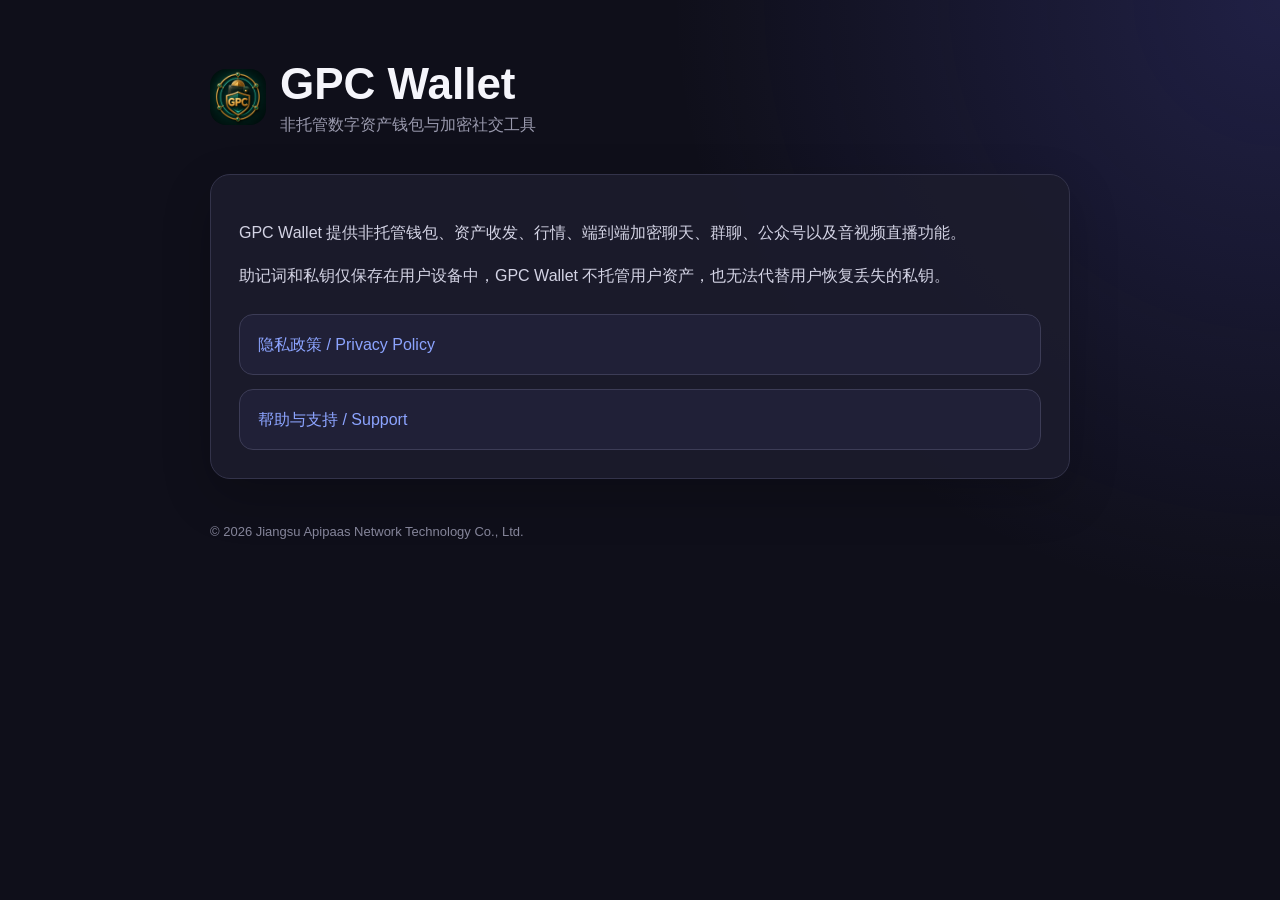
<file: index.html>
<!doctype html>
<html lang="zh-CN">
<head>
  <meta charset="utf-8">
  <meta name="viewport" content="width=device-width,initial-scale=1">
  <meta name="description" content="GPC Wallet official support and privacy information.">
  <title>GPC Wallet</title>
  <link rel="stylesheet" href="styles.css">
</head>
<body>
<main>
  <div class="brand">
    <img src="app-icon.png" alt="GPC Wallet">
    <div><h1>GPC Wallet</h1><div class="muted">非托管数字资产钱包与加密社交工具</div></div>
  </div>
  <section class="card">
    <p>GPC Wallet 提供非托管钱包、资产收发、行情、端到端加密聊天、群聊、公众号以及音视频直播功能。</p>
    <p>助记词和私钥仅保存在用户设备中，GPC Wallet 不托管用户资产，也无法代替用户恢复丢失的私钥。</p>
    <div class="links">
      <a href="privacy.html">隐私政策 / Privacy Policy</a>
      <a href="support.html">帮助与支持 / Support</a>
    </div>
  </section>
  <footer>© 2026 Jiangsu Apipaas Network Technology Co., Ltd.</footer>
</main>
</body>
</html>
</file>
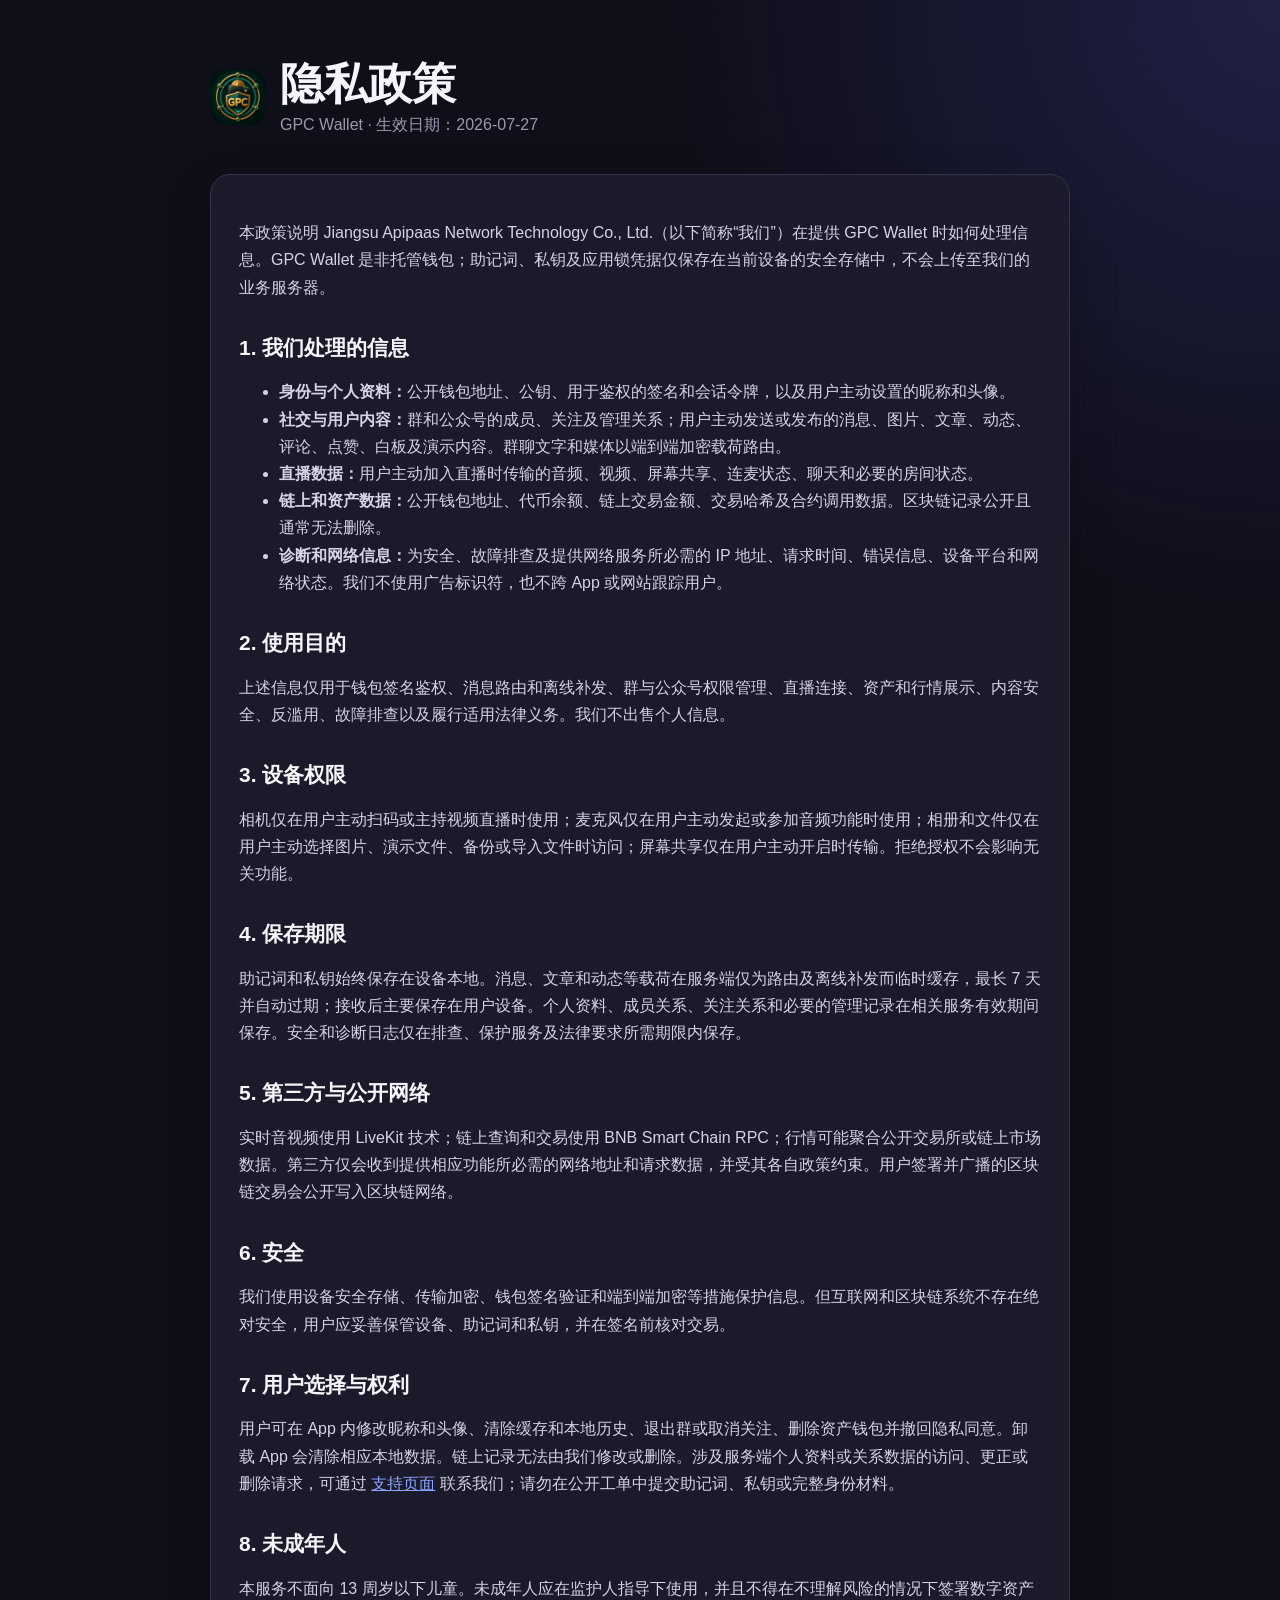
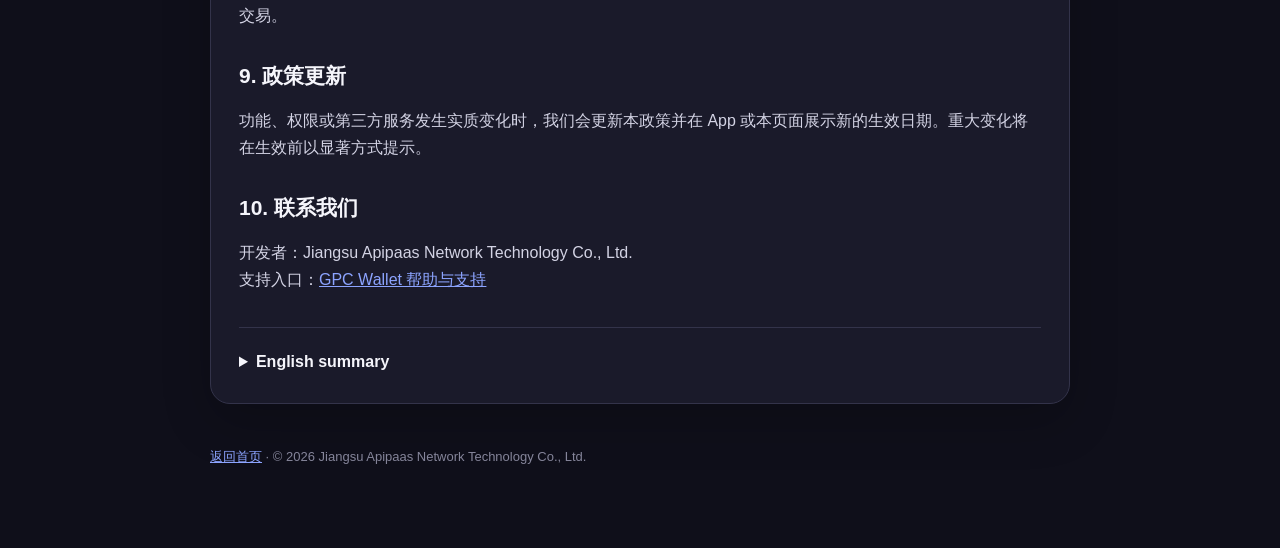
<file: privacy.html>
<!doctype html>
<html lang="zh-CN">
<head>
  <meta charset="utf-8">
  <meta name="viewport" content="width=device-width,initial-scale=1">
  <meta name="description" content="GPC Wallet Privacy Policy">
  <title>GPC Wallet 隐私政策</title>
  <link rel="stylesheet" href="styles.css">
</head>
<body>
<main>
  <div class="brand">
    <img src="app-icon.png" alt="GPC Wallet">
    <div><h1>隐私政策</h1><div class="muted">GPC Wallet · 生效日期：2026-07-27</div></div>
  </div>
  <article class="card">
    <p>本政策说明 Jiangsu Apipaas Network Technology Co., Ltd.（以下简称“我们”）在提供 GPC Wallet 时如何处理信息。GPC Wallet 是非托管钱包；助记词、私钥及应用锁凭据仅保存在当前设备的安全存储中，不会上传至我们的业务服务器。</p>

    <h2>1. 我们处理的信息</h2>
    <ul>
      <li><strong>身份与个人资料：</strong>公开钱包地址、公钥、用于鉴权的签名和会话令牌，以及用户主动设置的昵称和头像。</li>
      <li><strong>社交与用户内容：</strong>群和公众号的成员、关注及管理关系；用户主动发送或发布的消息、图片、文章、动态、评论、点赞、白板及演示内容。群聊文字和媒体以端到端加密载荷路由。</li>
      <li><strong>直播数据：</strong>用户主动加入直播时传输的音频、视频、屏幕共享、连麦状态、聊天和必要的房间状态。</li>
      <li><strong>链上和资产数据：</strong>公开钱包地址、代币余额、链上交易金额、交易哈希及合约调用数据。区块链记录公开且通常无法删除。</li>
      <li><strong>诊断和网络信息：</strong>为安全、故障排查及提供网络服务所必需的 IP 地址、请求时间、错误信息、设备平台和网络状态。我们不使用广告标识符，也不跨 App 或网站跟踪用户。</li>
    </ul>

    <h2>2. 使用目的</h2>
    <p>上述信息仅用于钱包签名鉴权、消息路由和离线补发、群与公众号权限管理、直播连接、资产和行情展示、内容安全、反滥用、故障排查以及履行适用法律义务。我们不出售个人信息。</p>

    <h2>3. 设备权限</h2>
    <p>相机仅在用户主动扫码或主持视频直播时使用；麦克风仅在用户主动发起或参加音频功能时使用；相册和文件仅在用户主动选择图片、演示文件、备份或导入文件时访问；屏幕共享仅在用户主动开启时传输。拒绝授权不会影响无关功能。</p>

    <h2>4. 保存期限</h2>
    <p>助记词和私钥始终保存在设备本地。消息、文章和动态等载荷在服务端仅为路由及离线补发而临时缓存，最长 7 天并自动过期；接收后主要保存在用户设备。个人资料、成员关系、关注关系和必要的管理记录在相关服务有效期间保存。安全和诊断日志仅在排查、保护服务及法律要求所需期限内保存。</p>

    <h2>5. 第三方与公开网络</h2>
    <p>实时音视频使用 LiveKit 技术；链上查询和交易使用 BNB Smart Chain RPC；行情可能聚合公开交易所或链上市场数据。第三方仅会收到提供相应功能所必需的网络地址和请求数据，并受其各自政策约束。用户签署并广播的区块链交易会公开写入区块链网络。</p>

    <h2>6. 安全</h2>
    <p>我们使用设备安全存储、传输加密、钱包签名验证和端到端加密等措施保护信息。但互联网和区块链系统不存在绝对安全，用户应妥善保管设备、助记词和私钥，并在签名前核对交易。</p>

    <h2>7. 用户选择与权利</h2>
    <p>用户可在 App 内修改昵称和头像、清除缓存和本地历史、退出群或取消关注、删除资产钱包并撤回隐私同意。卸载 App 会清除相应本地数据。链上记录无法由我们修改或删除。涉及服务端个人资料或关系数据的访问、更正或删除请求，可通过 <a href="support.html">支持页面</a> 联系我们；请勿在公开工单中提交助记词、私钥或完整身份材料。</p>

    <h2>8. 未成年人</h2>
    <p>本服务不面向 13 周岁以下儿童。未成年人应在监护人指导下使用，并且不得在不理解风险的情况下签署数字资产交易。</p>

    <h2>9. 政策更新</h2>
    <p>功能、权限或第三方服务发生实质变化时，我们会更新本政策并在 App 或本页面展示新的生效日期。重大变化将在生效前以显著方式提示。</p>

    <h2>10. 联系我们</h2>
    <p>开发者：Jiangsu Apipaas Network Technology Co., Ltd.<br>支持入口：<a href="support.html">GPC Wallet 帮助与支持</a></p>

    <details>
      <summary>English summary</summary>
      <p>GPC Wallet is a non-custodial wallet. Mnemonics and private keys remain in secure storage on the user's device and are not uploaded to our business servers. We process public wallet identifiers, user-selected profile information, social relationships, user content, live-room data, public blockchain data, and limited network/diagnostic information only to provide, secure, and troubleshoot the service. Message payloads used for routing and offline delivery expire from server cache within seven days. We do not sell personal information, use advertising identifiers, or track users across apps or websites. Users may manage local data and request access, correction, or deletion of eligible server-side data through the support page. Public blockchain records cannot be modified or deleted by us.</p>
    </details>
  </article>
  <footer><a href="index.html">返回首页</a> · © 2026 Jiangsu Apipaas Network Technology Co., Ltd.</footer>
</main>
</body>
</html>
</file>
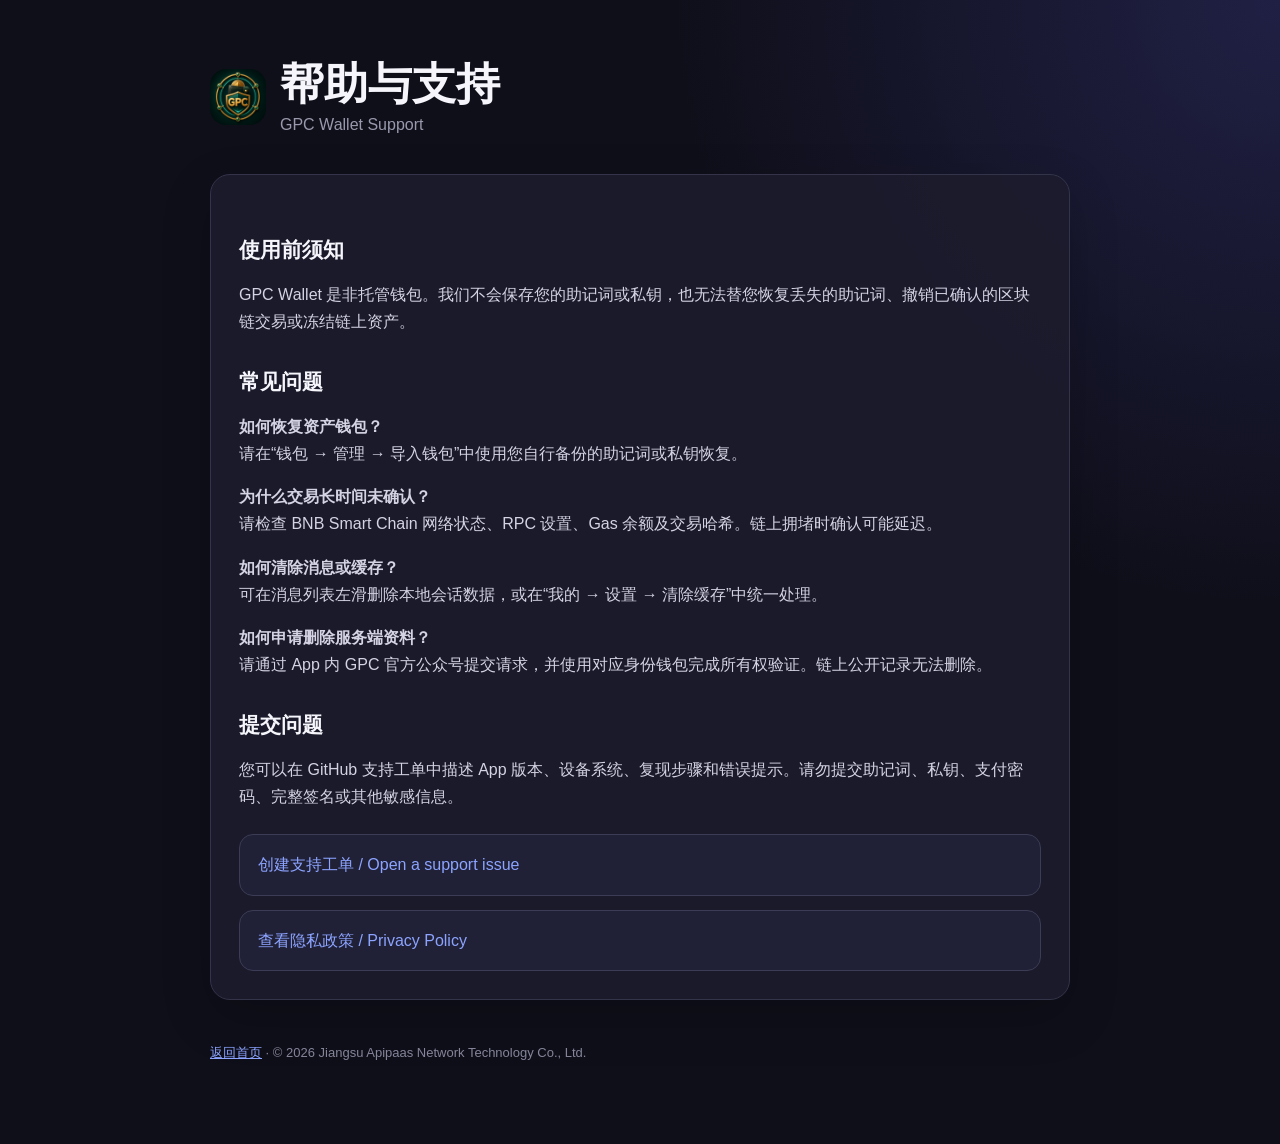
<file: support.html>
<!doctype html>
<html lang="zh-CN">
<head>
  <meta charset="utf-8">
  <meta name="viewport" content="width=device-width,initial-scale=1">
  <meta name="description" content="GPC Wallet help and support">
  <title>GPC Wallet 帮助与支持</title>
  <link rel="stylesheet" href="styles.css">
</head>
<body>
<main>
  <div class="brand">
    <img src="app-icon.png" alt="GPC Wallet">
    <div><h1>帮助与支持</h1><div class="muted">GPC Wallet Support</div></div>
  </div>
  <article class="card">
    <h2>使用前须知</h2>
    <p>GPC Wallet 是非托管钱包。我们不会保存您的助记词或私钥，也无法替您恢复丢失的助记词、撤销已确认的区块链交易或冻结链上资产。</p>

    <h2>常见问题</h2>
    <p><strong>如何恢复资产钱包？</strong><br>请在“钱包 → 管理 → 导入钱包”中使用您自行备份的助记词或私钥恢复。</p>
    <p><strong>为什么交易长时间未确认？</strong><br>请检查 BNB Smart Chain 网络状态、RPC 设置、Gas 余额及交易哈希。链上拥堵时确认可能延迟。</p>
    <p><strong>如何清除消息或缓存？</strong><br>可在消息列表左滑删除本地会话数据，或在“我的 → 设置 → 清除缓存”中统一处理。</p>
    <p><strong>如何申请删除服务端资料？</strong><br>请通过 App 内 GPC 官方公众号提交请求，并使用对应身份钱包完成所有权验证。链上公开记录无法删除。</p>

    <h2>提交问题</h2>
    <p>您可以在 GitHub 支持工单中描述 App 版本、设备系统、复现步骤和错误提示。请勿提交助记词、私钥、支付密码、完整签名或其他敏感信息。</p>
    <div class="links">
      <a href="https://github.com/gpctown/gpctown.github.io/issues/new">创建支持工单 / Open a support issue</a>
      <a href="privacy.html">查看隐私政策 / Privacy Policy</a>
    </div>
  </article>
  <footer><a href="index.html">返回首页</a> · © 2026 Jiangsu Apipaas Network Technology Co., Ltd.</footer>
</main>
</body>
</html>
</file>
<file: styles.css>
:root {
  color-scheme: dark;
  font-family: -apple-system, BlinkMacSystemFont, "Segoe UI", sans-serif;
  background: #0f0f1a;
  color: #f5f5fb;
}

* { box-sizing: border-box; }

body {
  margin: 0;
  background:
    radial-gradient(circle at top right, rgba(92, 92, 220, .22), transparent 38rem),
    #0f0f1a;
  line-height: 1.7;
}

main {
  width: min(860px, calc(100% - 32px));
  margin: 0 auto;
  padding: 56px 0 80px;
}

.brand {
  display: flex;
  align-items: center;
  gap: 14px;
  margin-bottom: 36px;
}

.brand img {
  width: 56px;
  height: 56px;
  border-radius: 16px;
}

h1, h2 { line-height: 1.25; }
h1 { margin: 0; font-size: clamp(30px, 5vw, 44px); }
h2 { margin-top: 34px; font-size: 21px; }
p, li { color: #d3d3e4; }
a { color: #8ca4ff; }

.card {
  padding: 28px;
  border: 1px solid #33334a;
  border-radius: 20px;
  background: rgba(28, 28, 45, .88);
  box-shadow: 0 18px 50px rgba(0, 0, 0, .2);
}

.muted { color: #9999ad; }
.links { display: grid; gap: 14px; margin-top: 24px; }
.links a {
  display: block;
  padding: 16px 18px;
  border: 1px solid #3c3c56;
  border-radius: 14px;
  text-decoration: none;
  background: #202037;
}
.links a:hover { border-color: #6678e8; }

details {
  margin-top: 34px;
  padding-top: 20px;
  border-top: 1px solid #33334a;
}

summary { cursor: pointer; font-weight: 700; }
footer { margin-top: 42px; color: #85859a; font-size: 13px; }

@media (max-width: 600px) {
  main { padding-top: 30px; }
  .card { padding: 21px; border-radius: 16px; }
}
</file>
